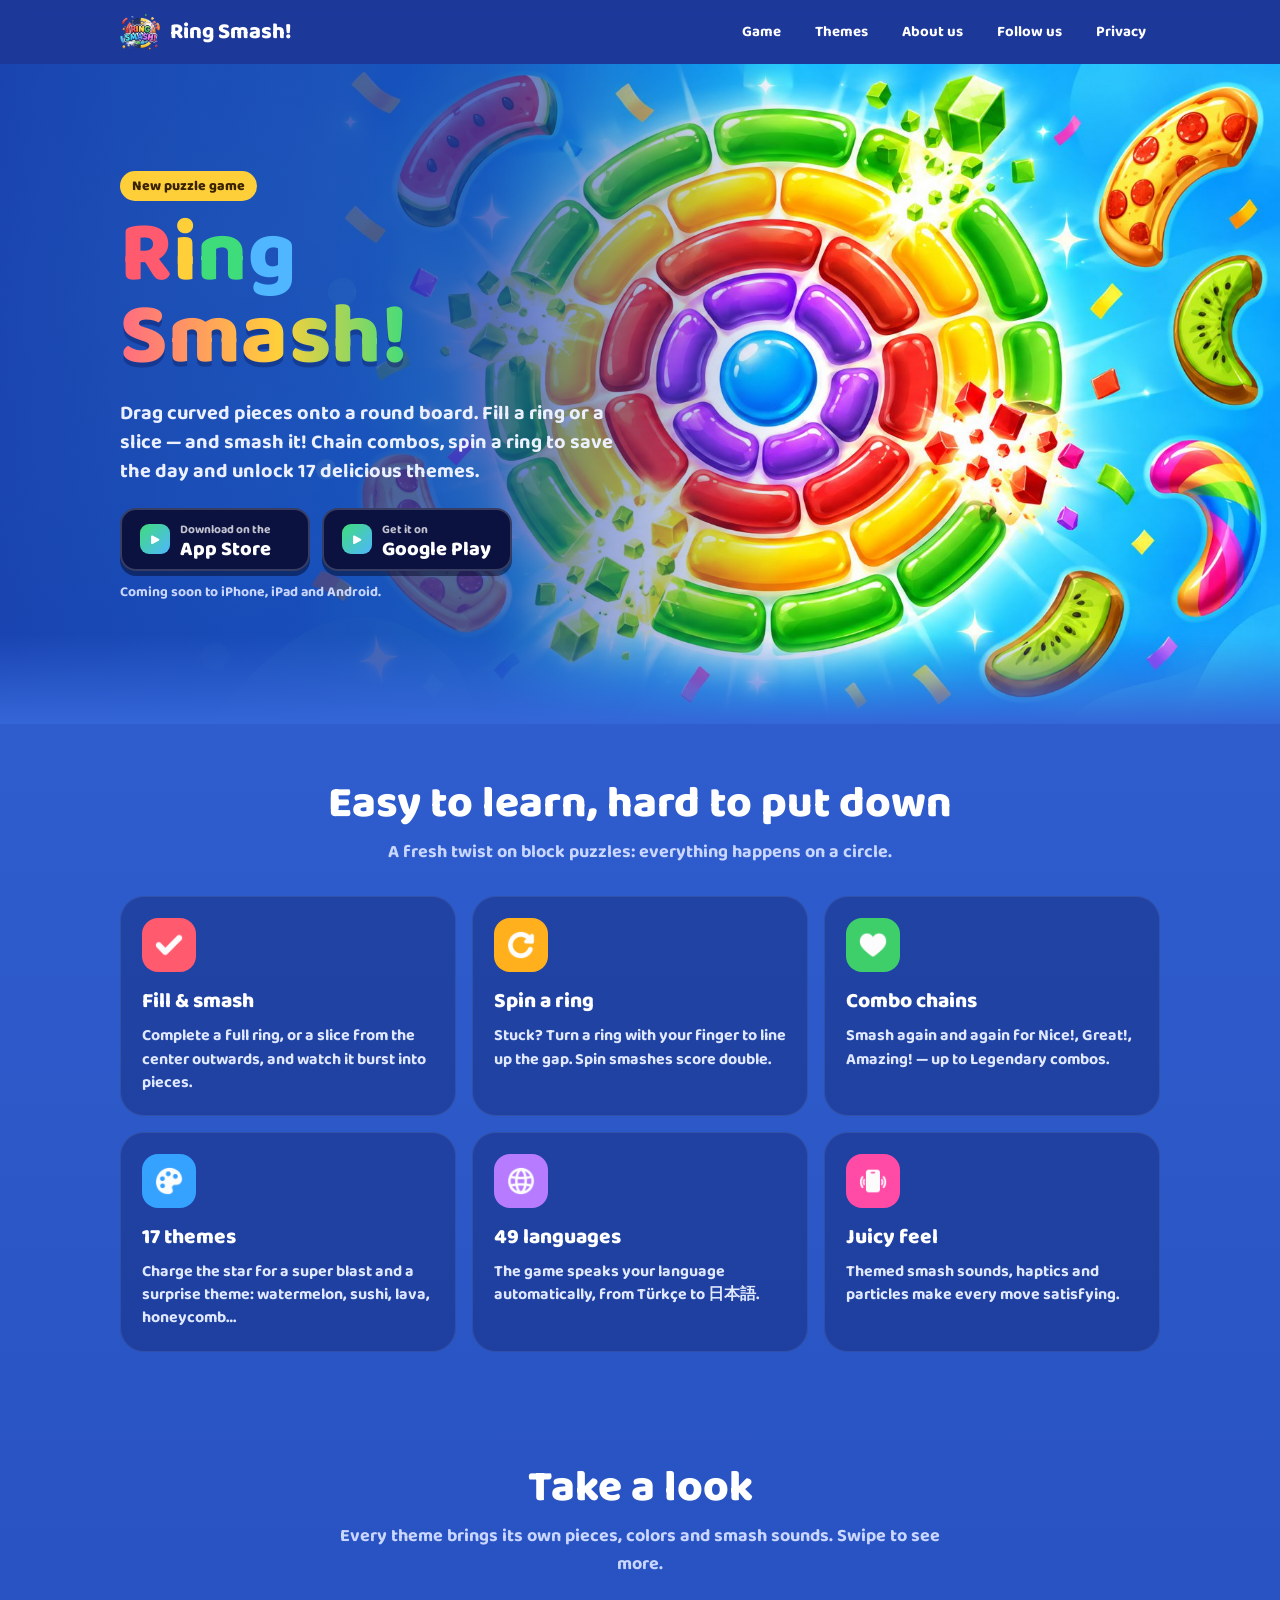
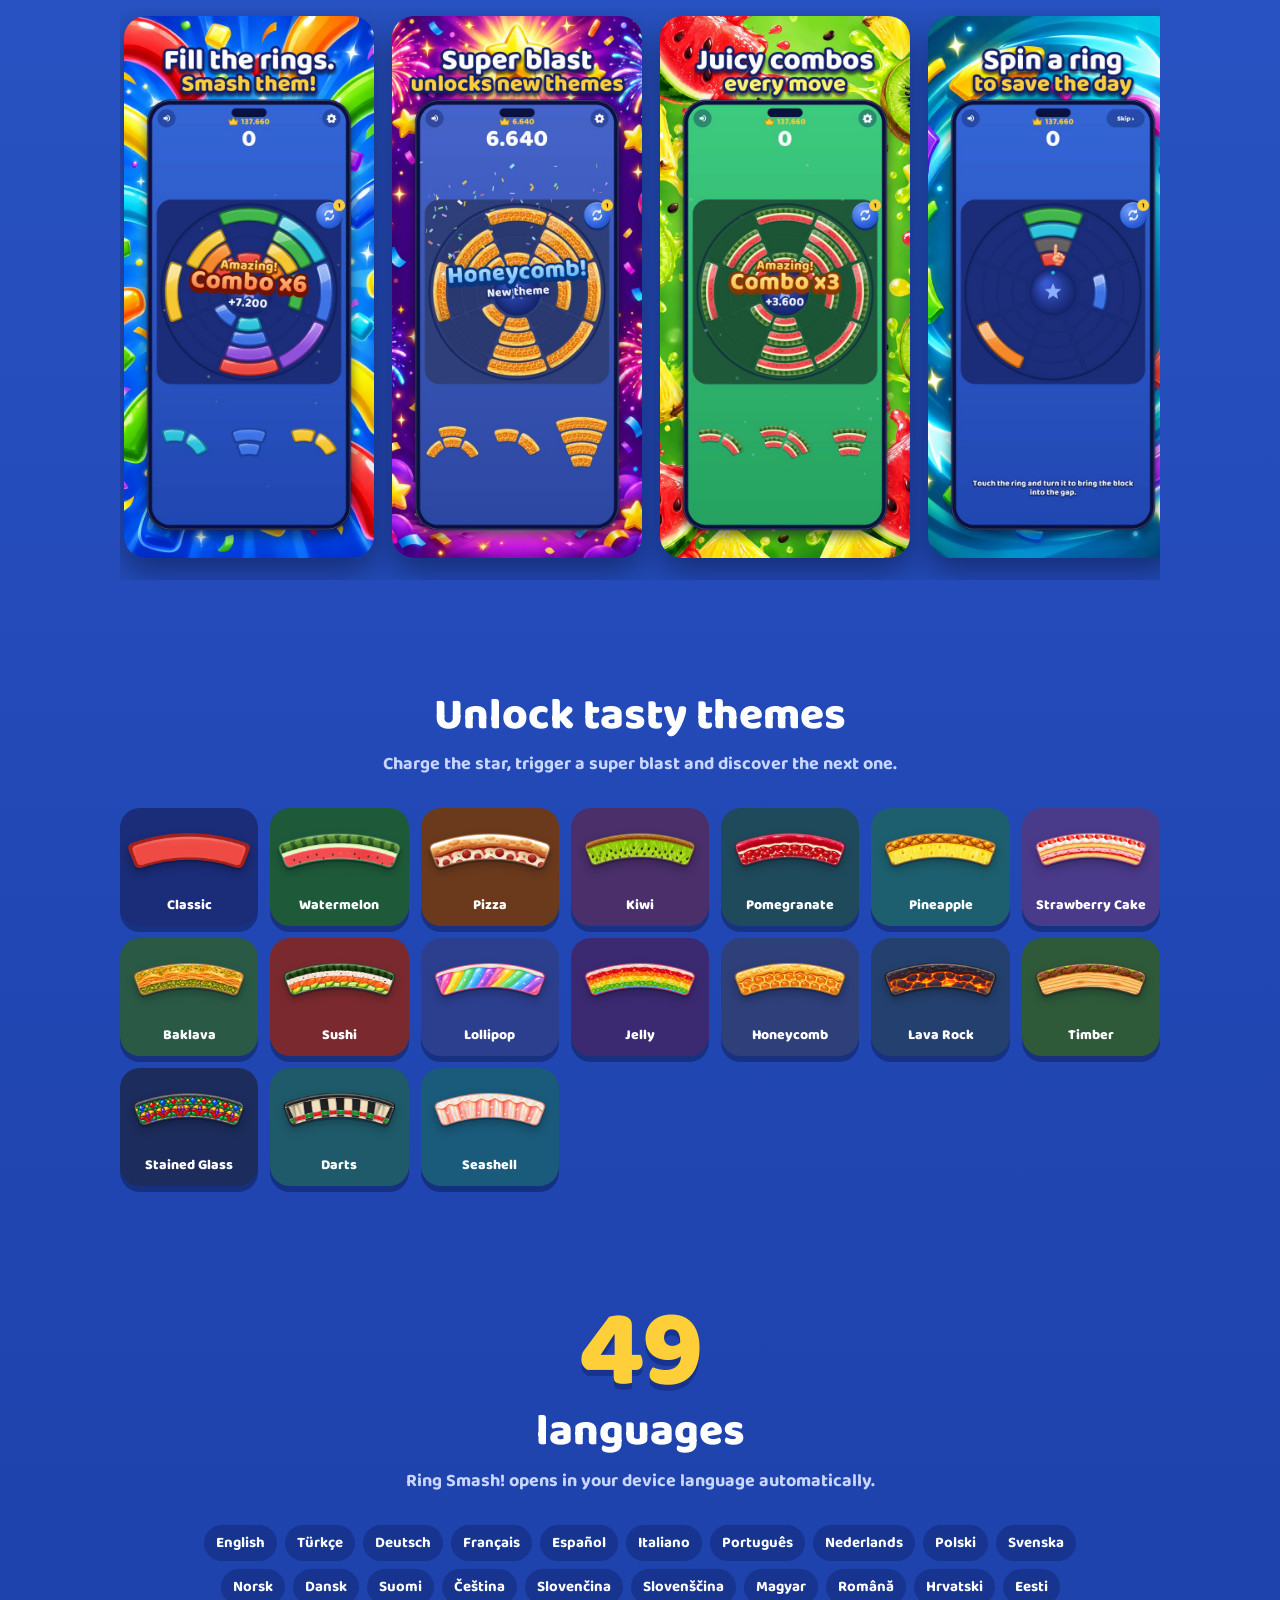
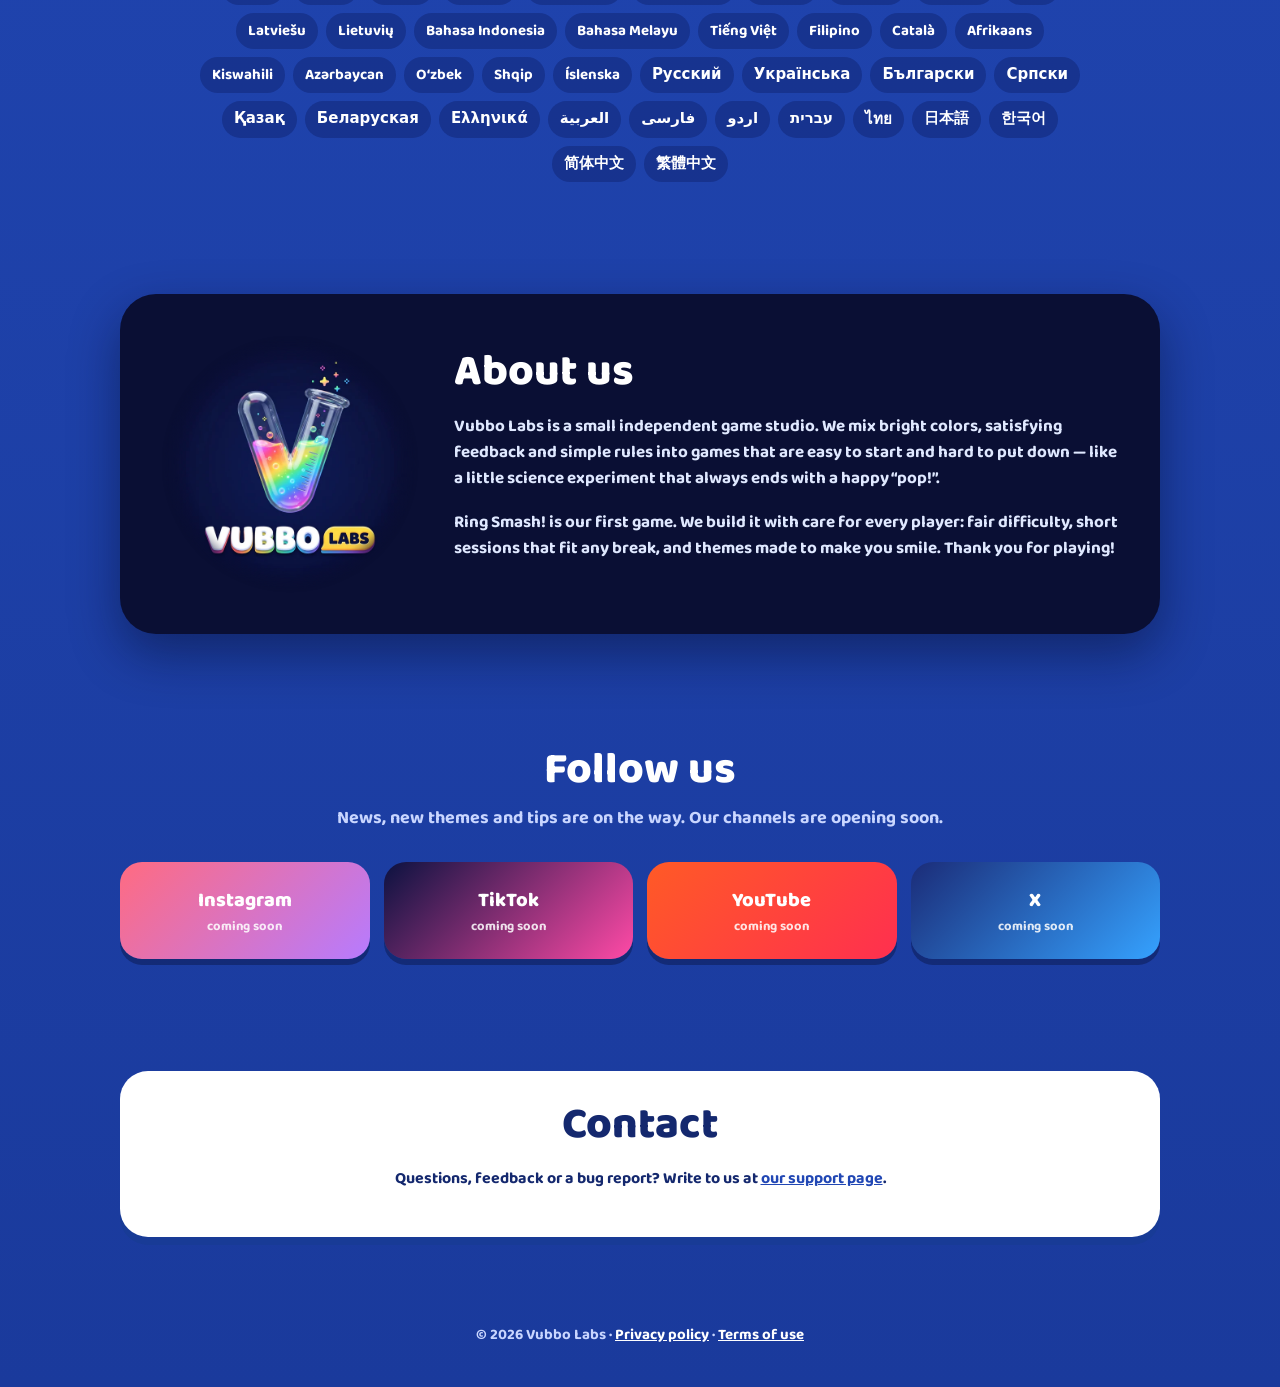
<file: index.html>
<!doctype html>
<html lang="en">
<head>
<meta charset="utf-8">
<meta name="viewport" content="width=device-width,initial-scale=1">
<title>Ring Smash! — Fill the rings, smash them, unlock tasty themes</title>
<meta name="description" content="Ring Smash! is a colorful ring puzzle game by Vubbo Labs. Drag curved pieces onto a round board, smash full rings and slices, spin rings and unlock 17 delicious themes.">
<meta property="og:title" content="Ring Smash! by Vubbo Labs">
<meta property="og:description" content="Fill the rings. Smash them. Unlock tasty themes.">
<meta property="og:image" content="https://vubbolabs.github.io/og.jpg">
<link rel="icon" href="favicon.png">
<link rel="stylesheet" href="style.css">
</head>
<body>
<header class="top">
  <div class="wrap">
    <a class="brand" href="#"><img src="favicon.png" alt="">Ring Smash!</a>
    <nav>
      <a href="#features" class="hide-s">Game</a>
      <a href="#themes" class="hide-s">Themes</a>
      <a href="#about" class="hide-xs">About us</a>
      <a href="#follow" class="hide-xs">Follow us</a>
      <a href="privacy.html">Privacy</a>
    </nav>
  </div>
</header>

<section class="hero" style="background-image:url(hero.jpg)">
  <div class="wrap">
    <div>
      <span class="tag">New puzzle game</span>
      <h1><span class="r">R</span><span class="i">i</span><span class="n">n</span><span class="g">g</span> <span class="smash">Smash!</span></h1>
      <p class="lead">Drag curved pieces onto a round board. Fill a ring or a slice — and smash it! Chain combos, spin a ring to save the day and unlock 17 delicious themes.</p>
      <div class="stores">
        <a class="store" href="#follow" aria-label="App Store"><span class="ic">▶</span><span><small>Download on the</small><b>App Store</b></span></a>
        <a class="store" href="#follow" aria-label="Google Play"><span class="ic">▶</span><span><small>Get it on</small><b>Google Play</b></span></a>
      </div>
      <p class="soonnote">Coming soon to iPhone, iPad and Android.</p>
    </div>
    <div class="heroart" aria-hidden="true">
    </div>
  </div>
</section>

<section id="features">
  <div class="wrap">
    <h2 class="h2">Easy to learn, hard to put down</h2>
    <p class="sub">A fresh twist on block puzzles: everything happens on a circle.</p>
    <div class="features">
      <div class="feat"><div class="ico c1"><img src="icon_check.png" alt=""></div><h3>Fill &amp; smash</h3><p>Complete a full ring, or a slice from the center outwards, and watch it burst into pieces.</p></div>
      <div class="feat"><div class="ico c2"><img src="icon_restart.png" alt=""></div><h3>Spin a ring</h3><p>Stuck? Turn a ring with your finger to line up the gap. Spin smashes score double.</p></div>
      <div class="feat"><div class="ico c3"><img src="icon_heart.png" alt=""></div><h3>Combo chains</h3><p>Smash again and again for Nice!, Great!, Amazing! — up to Legendary combos.</p></div>
      <div class="feat"><div class="ico c4"><img src="icon_palette.png" alt=""></div><h3>17 themes</h3><p>Charge the star for a super blast and a surprise theme: watermelon, sushi, lava, honeycomb…</p></div>
      <div class="feat"><div class="ico c5"><img src="icon_globe.png" alt=""></div><h3>49 languages</h3><p>The game speaks your language automatically, from Türkçe to 日本語.</p></div>
      <div class="feat"><div class="ico c6"><img src="icon_vibration.png" alt=""></div><h3>Juicy feel</h3><p>Themed smash sounds, haptics and particles make every move satisfying.</p></div>
    </div>
  </div>
</section>

<section id="screens">
  <div class="wrap">
    <h2 class="h2">Take a look</h2>
    <p class="sub">Every theme brings its own pieces, colors and smash sounds. Swipe to see more.</p>
    <div class="shots">
      <figure><img src="screen1.jpg" alt="Fill the rings. Smash them!" loading="lazy" width="600" height="1301"></figure>
      <figure><img src="screen2.jpg" alt="Super blast unlocks new themes" loading="lazy" width="600" height="1301"></figure>
      <figure><img src="screen3.jpg" alt="Juicy combos every move" loading="lazy" width="600" height="1301"></figure>
      <figure><img src="screen4.jpg" alt="Spin a ring to save the day" loading="lazy" width="600" height="1301"></figure>
      <figure><img src="screen5.jpg" alt="17 delicious themes to unlock" loading="lazy" width="600" height="1301"></figure>
      <figure><img src="screen6.jpg" alt="Easy to learn, hard to put down" loading="lazy" width="600" height="1301"></figure>
    </div>
  </div>
</section>

<section id="themes">
  <div class="wrap">
    <h2 class="h2">Unlock tasty themes</h2>
    <p class="sub">Charge the star, trigger a super blast and discover the next one.</p>
    <div class="themes">
      <div class="theme" style="background:#1b2c78"><img src="theme_classic.png" alt=""><span>Classic</span></div>
      <div class="theme" style="background:#1e5a3a"><img src="theme_watermelon.png" alt=""><span>Watermelon</span></div>
      <div class="theme" style="background:#6b3a1d"><img src="theme_pizza.png" alt=""><span>Pizza</span></div>
      <div class="theme" style="background:#4a2f6b"><img src="theme_kiwi.png" alt=""><span>Kiwi</span></div>
      <div class="theme" style="background:#1f4a5c"><img src="theme_pomegranate.png" alt=""><span>Pomegranate</span></div>
      <div class="theme" style="background:#1d5f6e"><img src="theme_pineapple.png" alt=""><span>Pineapple</span></div>
      <div class="theme" style="background:#4a3a8a"><img src="theme_cake.png" alt=""><span>Strawberry Cake</span></div>
      <div class="theme" style="background:#2a5a46"><img src="theme_baklava.png" alt=""><span>Baklava</span></div>
      <div class="theme" style="background:#7a2a2e"><img src="theme_sushi.png" alt=""><span>Sushi</span></div>
      <div class="theme" style="background:#2c3f8f"><img src="theme_lollipop.png" alt=""><span>Lollipop</span></div>
      <div class="theme" style="background:#3b2a72"><img src="theme_jelly.png" alt=""><span>Jelly</span></div>
      <div class="theme" style="background:#2e3f7a"><img src="theme_honeycomb.png" alt=""><span>Honeycomb</span></div>
      <div class="theme" style="background:#24406e"><img src="theme_lava.png" alt=""><span>Lava Rock</span></div>
      <div class="theme" style="background:#2e5a3a"><img src="theme_log.png" alt=""><span>Timber</span></div>
      <div class="theme" style="background:#1c2c5c"><img src="theme_glass.png" alt=""><span>Stained Glass</span></div>
      <div class="theme" style="background:#1f5a6a"><img src="theme_dart.png" alt=""><span>Darts</span></div>
      <div class="theme" style="background:#1a5a7a"><img src="theme_shell.png" alt=""><span>Seashell</span></div>
    </div>
  </div>
</section>

<section id="languages">
  <div class="wrap">
    <div class="big">49</div>
    <h2 class="h2">languages</h2>
    <p class="sub">Ring Smash! opens in your device language automatically.</p>
    <div class="langs">
      <span>English</span><span>Türkçe</span><span>Deutsch</span><span>Français</span><span>Español</span><span>Italiano</span><span>Português</span><span>Nederlands</span><span>Polski</span><span>Svenska</span><span>Norsk</span><span>Dansk</span><span>Suomi</span><span>Čeština</span><span>Slovenčina</span><span>Slovenščina</span><span>Magyar</span><span>Română</span><span>Hrvatski</span><span>Eesti</span><span>Latviešu</span><span>Lietuvių</span><span>Bahasa Indonesia</span><span>Bahasa Melayu</span><span>Tiếng Việt</span><span>Filipino</span><span>Català</span><span>Afrikaans</span><span>Kiswahili</span><span>Azərbaycan</span><span>Oʻzbek</span><span>Shqip</span><span>Íslenska</span><span>Русский</span><span>Українська</span><span>Български</span><span>Српски</span><span>Қазақ</span><span>Беларуская</span><span>Ελληνικά</span><span>العربية</span><span>فارسی</span><span>اردو</span><span>עברית</span><span>ไทย</span><span>日本語</span><span>한국어</span><span>简体中文</span><span>繁體中文</span>
    </div>
  </div>
</section>

<section id="about">
  <div class="wrap">
    <div class="studio">
      <img src="vubbo-labs.webp" alt="Vubbo Labs">
      <div>
        <h2 class="h2" style="text-align:left">About us</h2>
        <p>Vubbo Labs is a small independent game studio. We mix bright colors, satisfying feedback and simple rules into games that are easy to start and hard to put down — like a little science experiment that always ends with a happy “pop!”.</p>
        <p>Ring Smash! is our first game. We build it with care for every player: fair difficulty, short sessions that fit any break, and themes made to make you smile. Thank you for playing!</p>
      </div>
    </div>
  </div>
</section>

<section id="follow">
  <div class="wrap">
    <h2 class="h2">Follow us</h2>
    <p class="sub">News, new themes and tips are on the way. Our channels are opening soon.</p>
    <div class="social">
      <a class="s1" href="#follow">Instagram<small>coming soon</small></a>
      <a class="s2" href="#follow">TikTok<small>coming soon</small></a>
      <a class="s3" href="#follow">YouTube<small>coming soon</small></a>
      <a class="s4" href="#follow">X<small>coming soon</small></a>
    </div>
  </div>
</section>

<section id="contact">
  <div class="wrap">
    <div class="contact">
      <h2 class="h2" style="color:#14286e">Contact</h2>
      <p>Questions, feedback or a bug report? Write to us at <a href="https://github.com/vubbolabs/vubbolabs.github.io/issues">our support page</a>.</p>
    </div>
  </div>
</section>

<footer>
  © 2026 Vubbo Labs · <a href="privacy.html">Privacy policy</a> · <a href="terms.html">Terms of use</a>
</footer>
</body>
</html>
</file>
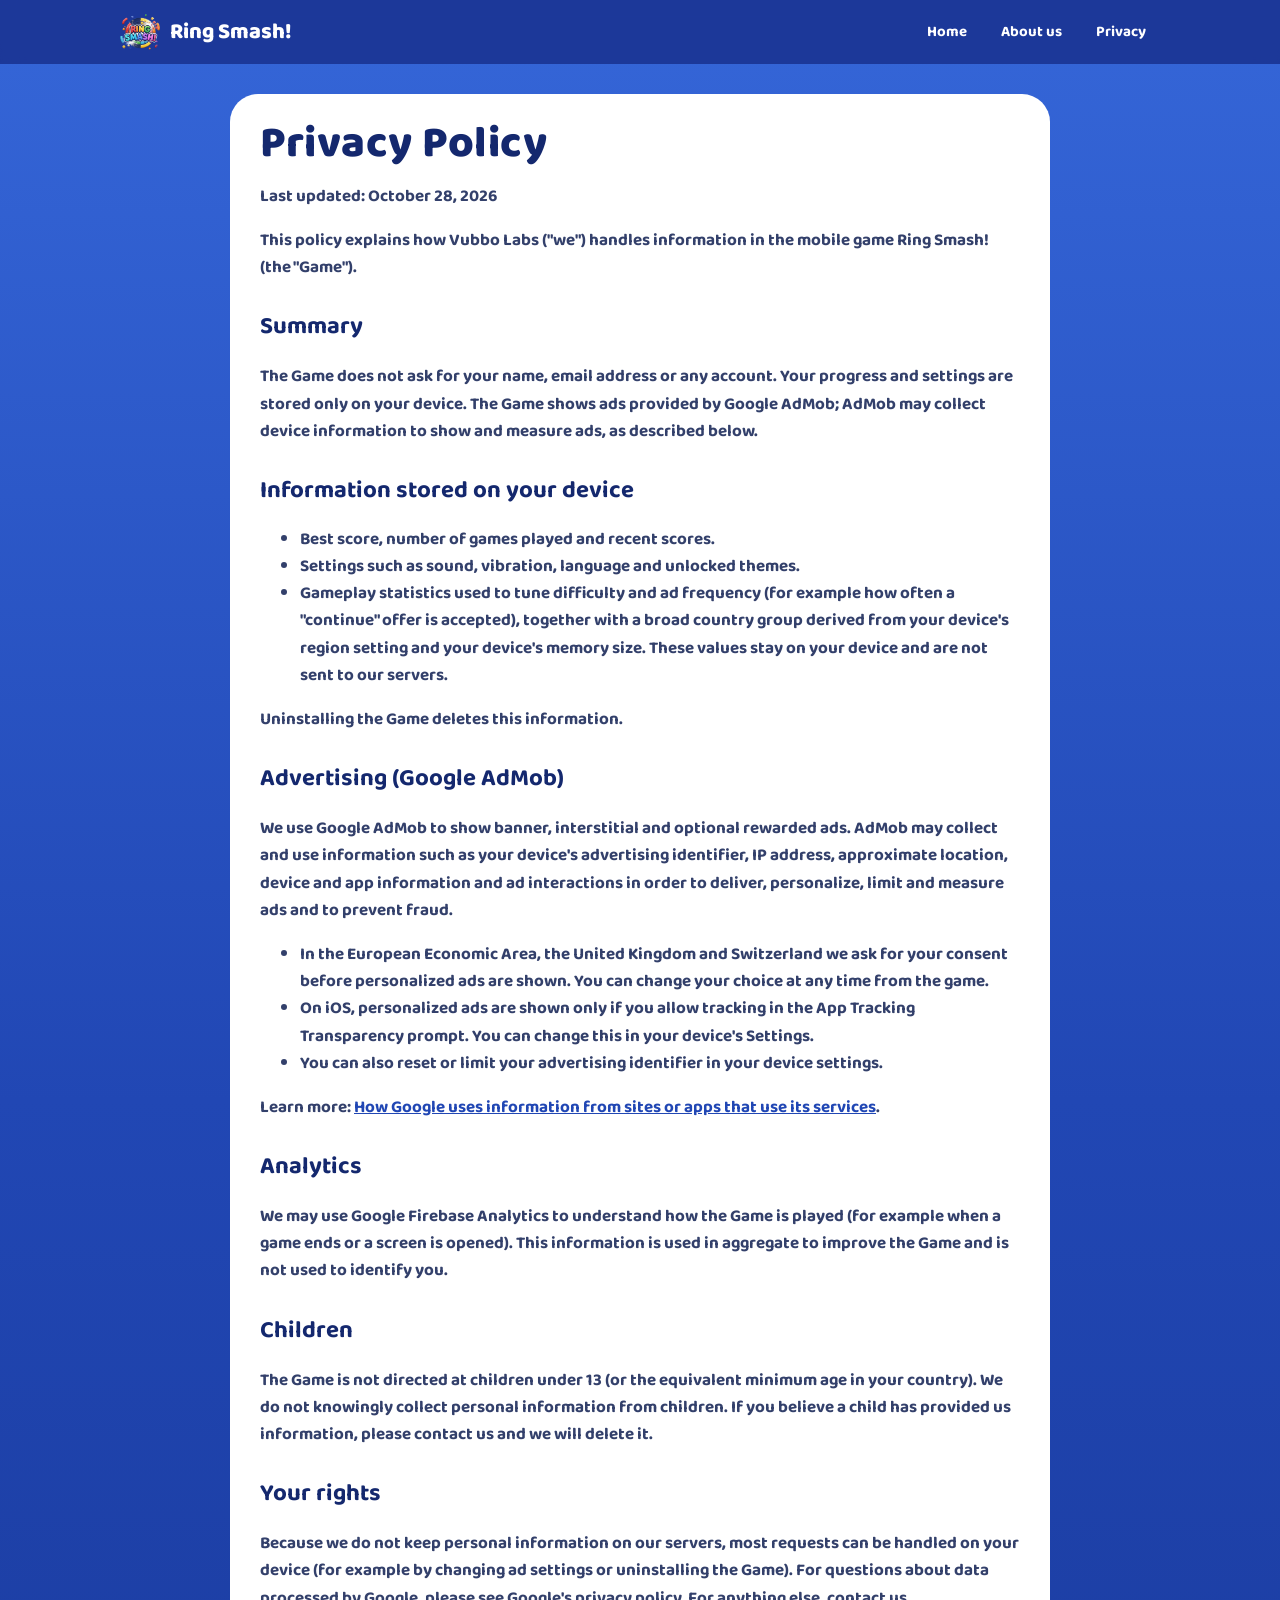
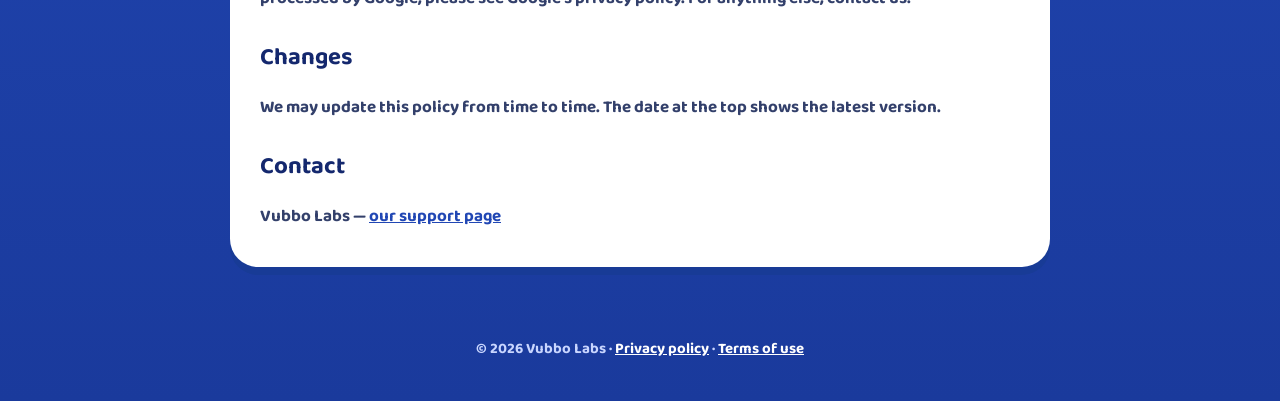
<file: privacy.html>
<!doctype html>
<html lang="en">
<head>
<meta charset="utf-8"><meta name="viewport" content="width=device-width,initial-scale=1">
<title>Privacy Policy · Ring Smash!</title>
<link rel="icon" href="favicon.png"><link rel="stylesheet" href="style.css">
</head>
<body>
<header class="top"><div class="wrap"><a class="brand" href="index.html"><img src="favicon.png" alt="">Ring Smash!</a><nav><a href="index.html">Home</a><a href="index.html#about">About us</a><a href="privacy.html">Privacy</a></nav></div></header>
<main class="wrap"><article class="doc">
<h1>Privacy Policy</h1>
<p>Last updated: October 28, 2026</p>
<p>This policy explains how Vubbo Labs ("we") handles information in the mobile game Ring Smash! (the "Game").</p>
<h2>Summary</h2>
<p>The Game does not ask for your name, email address or any account. Your progress and settings are stored only on your device. The Game shows ads provided by Google AdMob; AdMob may collect device information to show and measure ads, as described below.</p>
<h2>Information stored on your device</h2>
<ul>
<li>Best score, number of games played and recent scores.</li>
<li>Settings such as sound, vibration, language and unlocked themes.</li>
<li>Gameplay statistics used to tune difficulty and ad frequency (for example how often a "continue" offer is accepted), together with a broad country group derived from your device's region setting and your device's memory size. These values stay on your device and are not sent to our servers.</li>
</ul>
<p>Uninstalling the Game deletes this information.</p>
<h2>Advertising (Google AdMob)</h2>
<p>We use Google AdMob to show banner, interstitial and optional rewarded ads. AdMob may collect and use information such as your device's advertising identifier, IP address, approximate location, device and app information and ad interactions in order to deliver, personalize, limit and measure ads and to prevent fraud.</p>
<ul>
<li>In the European Economic Area, the United Kingdom and Switzerland we ask for your consent before personalized ads are shown. You can change your choice at any time from the game.</li>
<li>On iOS, personalized ads are shown only if you allow tracking in the App Tracking Transparency prompt. You can change this in your device's Settings.</li>
<li>You can also reset or limit your advertising identifier in your device settings.</li>
</ul>
<p>Learn more: <a href="https://policies.google.com/technologies/partner-sites">How Google uses information from sites or apps that use its services</a>.</p>
<h2>Analytics</h2>
<p>We may use Google Firebase Analytics to understand how the Game is played (for example when a game ends or a screen is opened). This information is used in aggregate to improve the Game and is not used to identify you.</p>
<h2>Children</h2>
<p>The Game is not directed at children under 13 (or the equivalent minimum age in your country). We do not knowingly collect personal information from children. If you believe a child has provided us information, please contact us and we will delete it.</p>
<h2>Your rights</h2>
<p>Because we do not keep personal information on our servers, most requests can be handled on your device (for example by changing ad settings or uninstalling the Game). For questions about data processed by Google, please see Google's privacy policy. For anything else, contact us.</p>
<h2>Changes</h2>
<p>We may update this policy from time to time. The date at the top shows the latest version.</p>
<h2>Contact</h2>
<p>Vubbo Labs — <a href="https://github.com/vubbolabs/vubbolabs.github.io/issues">our support page</a></p>
</article></main>
<footer>© 2026 Vubbo Labs · <a href="privacy.html">Privacy policy</a> · <a href="terms.html">Terms of use</a></footer>
</body></html>
</file>
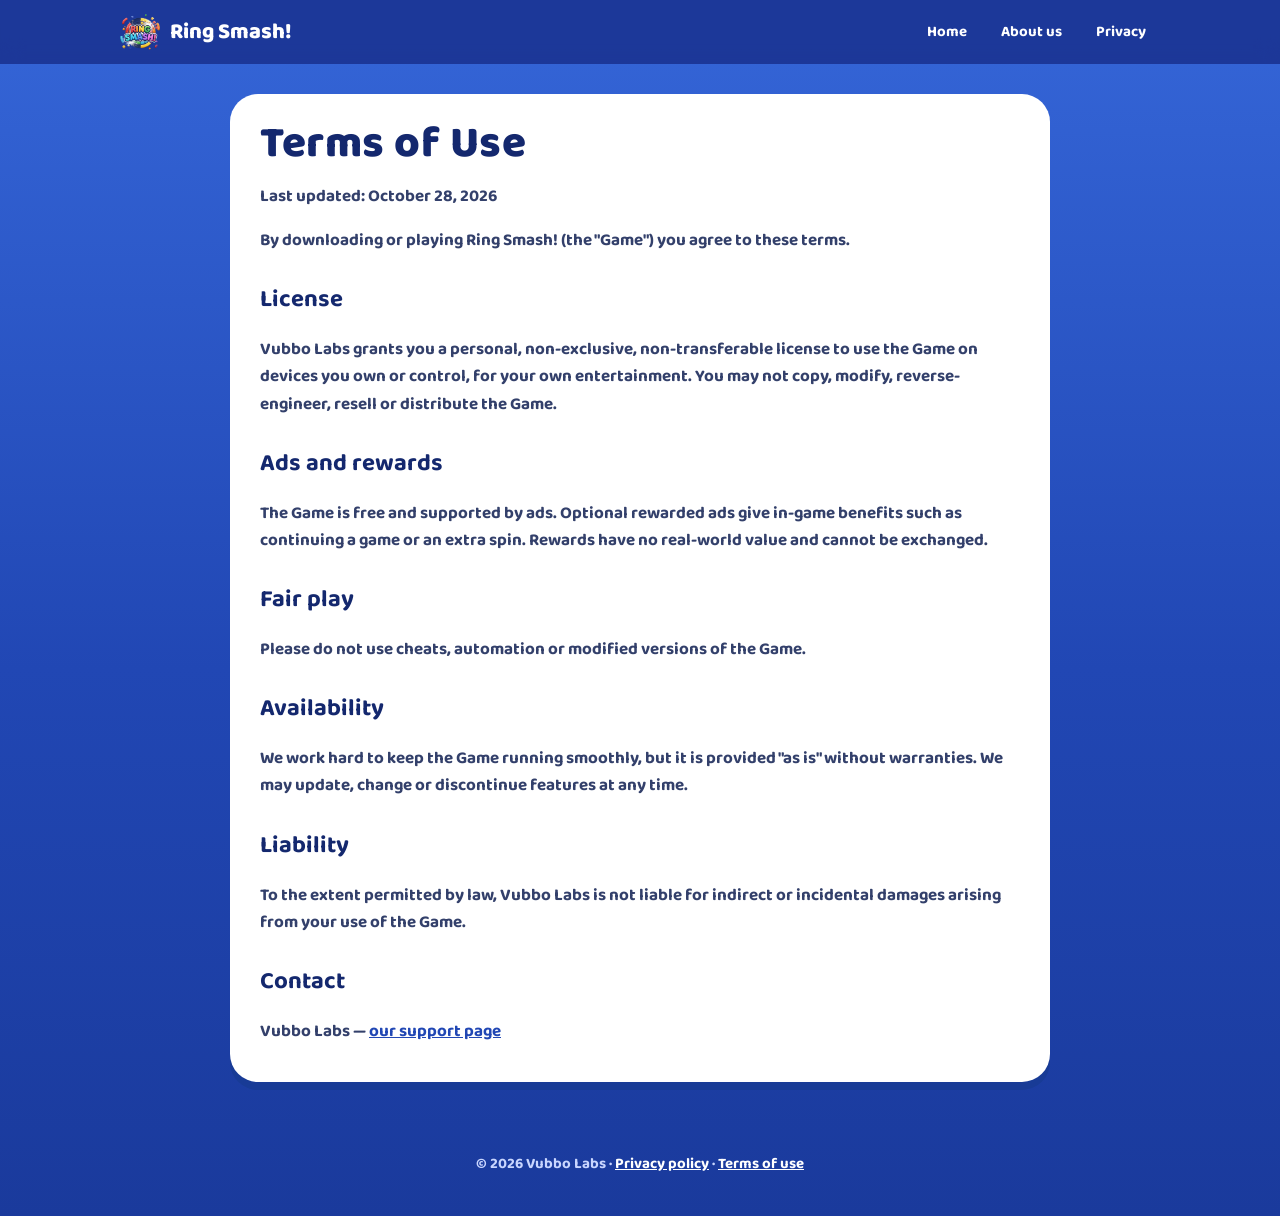
<file: terms.html>
<!doctype html>
<html lang="en">
<head>
<meta charset="utf-8"><meta name="viewport" content="width=device-width,initial-scale=1">
<title>Terms of Use · Ring Smash!</title>
<link rel="icon" href="favicon.png"><link rel="stylesheet" href="style.css">
</head>
<body>
<header class="top"><div class="wrap"><a class="brand" href="index.html"><img src="favicon.png" alt="">Ring Smash!</a><nav><a href="index.html">Home</a><a href="index.html#about">About us</a><a href="privacy.html">Privacy</a></nav></div></header>
<main class="wrap"><article class="doc">
<h1>Terms of Use</h1>
<p>Last updated: October 28, 2026</p>
<p>By downloading or playing Ring Smash! (the "Game") you agree to these terms.</p>
<h2>License</h2>
<p>Vubbo Labs grants you a personal, non-exclusive, non-transferable license to use the Game on devices you own or control, for your own entertainment. You may not copy, modify, reverse-engineer, resell or distribute the Game.</p>
<h2>Ads and rewards</h2>
<p>The Game is free and supported by ads. Optional rewarded ads give in-game benefits such as continuing a game or an extra spin. Rewards have no real-world value and cannot be exchanged.</p>
<h2>Fair play</h2>
<p>Please do not use cheats, automation or modified versions of the Game.</p>
<h2>Availability</h2>
<p>We work hard to keep the Game running smoothly, but it is provided "as is" without warranties. We may update, change or discontinue features at any time.</p>
<h2>Liability</h2>
<p>To the extent permitted by law, Vubbo Labs is not liable for indirect or incidental damages arising from your use of the Game.</p>
<h2>Contact</h2>
<p>Vubbo Labs — <a href="https://github.com/vubbolabs/vubbolabs.github.io/issues">our support page</a></p>
</article></main>
<footer>© 2026 Vubbo Labs · <a href="privacy.html">Privacy policy</a> · <a href="terms.html">Terms of use</a></footer>
</body></html>
</file>
<file: style.css>
@font-face{font-family:"Baloo 2";src:url(Baloo2-ExtraBold.ttf) format("truetype");font-weight:800;font-display:swap}
@font-face{font-family:"Baloo 2";src:url(Baloo2-Bold.ttf) format("truetype");font-weight:700;font-display:swap}
:root{--bg1:#3566d8;--bg2:#2147b4;--deep:#0a0f34;--ink:#14286e;--muted:#c9d6ff;--gold:#ffcf3a;--green:#3fcf6a;--card:rgba(10,25,90,.35)}
*{box-sizing:border-box}
html{scroll-behavior:smooth}
body{margin:0;font-family:"Baloo 2",system-ui,-apple-system,"Segoe UI",Roboto,sans-serif;font-weight:700;color:#fff;background:linear-gradient(180deg,var(--bg1) 0%,var(--bg2) 55%,#1a3a9c 100%);min-height:100vh;overflow-x:hidden}
a{color:inherit}
.wrap{max-width:1080px;margin:0 auto;padding:0 20px}
/* üst çubuk */
.top{position:sticky;top:0;z-index:10;background:rgba(20,40,130,.72);backdrop-filter:blur(10px);-webkit-backdrop-filter:blur(10px)}
.top .wrap{display:flex;align-items:center;justify-content:space-between;height:64px}
.brand{white-space:nowrap;display:flex;align-items:center;gap:10px;text-decoration:none;font-weight:800;font-size:22px}
.brand img{width:40px;height:40px;border-radius:12px}
.top nav{display:flex;gap:6px;flex-wrap:wrap}
.top nav a{text-decoration:none;padding:8px 14px;border-radius:999px;font-size:15px}
.top nav a:hover{background:var(--card)}
/* giriş */
.hero{position:relative;padding:70px 0 70px;background:#2a8fe8 center right/cover no-repeat}
.hero:before{content:"";position:absolute;inset:0;background:linear-gradient(90deg,rgba(25,60,170,.92) 0%,rgba(25,60,170,.75) 38%,rgba(25,60,170,0) 62%)}
.hero:after{content:"";position:absolute;left:0;right:0;bottom:0;height:90px;background:linear-gradient(180deg,rgba(53,102,216,0),var(--bg1))}
.hero .wrap{position:relative;z-index:1}
.heroart{position:relative;height:520px}
.heroart .phone{right:2%;top:10px;width:230px;transform:rotate(6deg)}
.hero .wrap{display:grid;grid-template-columns:1.05fr .95fr;gap:36px;align-items:center}
.tag{display:inline-block;background:var(--gold);color:#3a2400;font-weight:800;font-size:14px;padding:4px 12px;border-radius:999px}
h1{font-weight:800;font-size:clamp(46px,8vw,86px);line-height:.95;margin:14px 0 10px;letter-spacing:.5px}
h1 .r{color:#ff5a6e}h1 .i{color:#ffcf3a}h1 .n{color:#3fdc7c}h1 .g{color:#4fb6ff}
h1 .smash{display:block;background:linear-gradient(90deg,#ff6b81,#ffcf3a 30%,#3fdc7c 55%,#4fb6ff 80%,#b67bff);-webkit-background-clip:text;background-clip:text;color:transparent;filter:drop-shadow(0 5px 0 rgba(10,20,80,.35))}
.lead{font-size:20px;line-height:1.45;color:#eaf0ff;max-width:520px;font-weight:700}
.stores{display:flex;gap:12px;flex-wrap:wrap;margin-top:22px}
.store{display:flex;align-items:center;gap:10px;background:#0b1240;border:2px solid rgba(255,255,255,.18);border-radius:16px;padding:10px 18px;text-decoration:none;min-width:190px;box-shadow:0 5px 0 rgba(5,10,40,.5)}
.store small{display:block;font-size:12px;opacity:.75;font-weight:700}
.store b{display:block;font-size:20px;font-weight:800;line-height:1}
.store .ic{width:30px;height:30px;border-radius:9px;background:linear-gradient(135deg,#3fdc7c,#4fb6ff);display:grid;place-items:center;font-size:16px}
.soonnote{margin-top:10px;font-size:14px;color:var(--muted)}
/* telefonlar */
.phones{position:relative;height:560px}
.phone{position:absolute;width:250px;border-radius:38px;padding:10px;background:#0b1240;box-shadow:0 24px 50px rgba(5,10,40,.55),inset 0 0 0 2px rgba(255,255,255,.12)}
.phone img{display:block;width:100%;border-radius:30px}
.phone.a{left:6%;top:40px;transform:rotate(-8deg)}
.phone.b{right:4%;top:0;transform:rotate(6deg);z-index:2}
.float{position:absolute;filter:drop-shadow(0 10px 14px rgba(5,10,40,.45));animation:bob 4s ease-in-out infinite}
.float.f1{left:-10px;bottom:30px;width:150px;animation-delay:-1s}
.float.f2{right:-20px;bottom:-10px;width:170px;animation-delay:-2.5s;z-index:3}
@keyframes bob{50%{transform:translateY(-12px) rotate(3deg)}}
/* bölümler */
section{padding:56px 0}
.h2{line-height:1.1;font-weight:800;font-size:clamp(30px,4.6vw,44px);margin:0 0 10px;text-align:center}
.sub{color:var(--muted);text-align:center;font-size:18px;margin:0 auto 30px;max-width:640px}
.features{display:grid;grid-template-columns:repeat(3,1fr);gap:16px}
.feat{background:var(--card);border-radius:24px;padding:22px;box-shadow:inset 0 0 0 1px rgba(255,255,255,.08)}
.feat .ico{width:54px;height:54px;border-radius:16px;display:grid;place-items:center;margin-bottom:12px}
.feat .ico img{width:28px;height:28px}
.feat h3{margin:0 0 6px;font-size:21px;font-weight:800}
.feat p{margin:0;color:#dfe8ff;font-size:16px;line-height:1.45}
.c1{background:#ff5a6e}.c2{background:#ffb01c}.c3{background:#3fcf6a}.c4{background:#35a2ff}.c5{background:#b67bff}.c6{background:#ff4aa6}
/* ekran görüntüleri */
.shots{display:flex;gap:18px;overflow-x:auto;padding:8px 4px 22px;scroll-snap-type:x mandatory}
.shots figure{margin:0;flex:0 0 250px;scroll-snap-align:center}
.shots img{width:250px;height:auto;border-radius:22px;display:block;box-shadow:0 14px 30px rgba(5,10,40,.45)}
.shots figcaption{text-align:center;margin-top:8px;color:var(--muted);font-size:15px}
/* temalar */
.themes{display:grid;grid-template-columns:repeat(7,1fr);gap:12px}
.theme{border-radius:20px;padding:14px 8px 10px;text-align:center;box-shadow:0 6px 0 rgba(5,10,40,.35);transition:transform .2s}
.theme:hover{transform:translateY(-4px) rotate(-2deg)}
.theme img{width:100%;height:58px;object-fit:contain;filter:drop-shadow(0 4px 4px rgba(0,0,0,.25))}
.theme span{display:block;font-size:14px;font-weight:800;margin-top:6px}
/* diller */
.langs{display:flex;flex-wrap:wrap;gap:8px;justify-content:center;max-width:900px;margin:0 auto}
.langs span{background:var(--card);padding:6px 12px;border-radius:999px;font-size:15px}
.big{font-size:clamp(64px,10vw,110px);font-weight:800;text-align:center;line-height:1;color:var(--gold);text-shadow:0 6px 0 rgba(10,20,80,.35)}
/* stüdyo */
.studio{background:var(--deep);border-radius:36px;padding:40px;display:grid;grid-template-columns:260px 1fr;gap:34px;align-items:center;box-shadow:0 20px 50px rgba(5,10,40,.45)}
.studio img{width:100%;border-radius:28px}
.studio p{color:#dfe8ff;font-size:17px;line-height:1.55}
/* takip */
.social{display:grid;grid-template-columns:repeat(4,1fr);gap:14px}
.social a{display:block;text-align:center;text-decoration:none;padding:22px 10px;border-radius:22px;font-weight:800;font-size:20px;box-shadow:0 6px 0 rgba(5,10,40,.35)}
.social small{display:block;font-size:13px;opacity:.85;font-weight:700}
.s1{background:linear-gradient(135deg,#ff6b81,#b67bff)}.s2{background:linear-gradient(135deg,#0b1240,#ff4aa6)}.s3{background:linear-gradient(135deg,#ff5a26,#ff2f4f)}.s4{background:linear-gradient(135deg,#1b2c78,#35a2ff)}
.contact{background:#fff;color:var(--ink);border-radius:28px;padding:30px;text-align:center;box-shadow:0 8px 0 #183b96}
.contact a{color:#2147b4}
footer{padding:30px 0 40px;text-align:center;color:var(--muted);font-size:15px}
footer a{color:#fff}
/* belge sayfası */
.doc{background:#fff;color:var(--ink);border-radius:28px;padding:30px 30px 20px;margin:30px auto 40px;max-width:820px;box-shadow:0 8px 0 #183b96}
.doc h1{font-size:44px;color:var(--ink);margin:0 0 4px}
.doc h2{font-size:24px;margin:26px 0 8px}
.doc p,.doc li{color:#33406b;line-height:1.6;font-size:17px;font-weight:700}
.doc a{color:#2147b4}
@media (max-width:860px){
 .hero .wrap{grid-template-columns:1fr}.phones{height:470px;margin-top:10px}.hero{background-size:230% auto;background-position:62% 100%;padding:40px 0 0}.hero:before{background:linear-gradient(180deg,#2a55c8 0%,#2a55c8 55%,rgba(42,85,200,0) 75%)}.heroart{height:330px}.phone{width:200px}
 .features{grid-template-columns:1fr 1fr}.themes{grid-template-columns:repeat(4,1fr)}.studio{grid-template-columns:1fr;text-align:center;padding:28px}.studio img{max-width:240px;margin:0 auto}
 .social{grid-template-columns:1fr 1fr}.top nav a.hide-s{display:none}
}
@media (max-width:520px){.top nav a{padding:6px 8px;font-size:13px}.top nav a.hide-xs{display:none}.brand{font-size:19px}.brand img{width:34px;height:34px}.features{grid-template-columns:1fr}.themes{grid-template-columns:repeat(3,1fr)}.phone{width:170px}.phones{height:400px}.float{display:none}}
</file>
